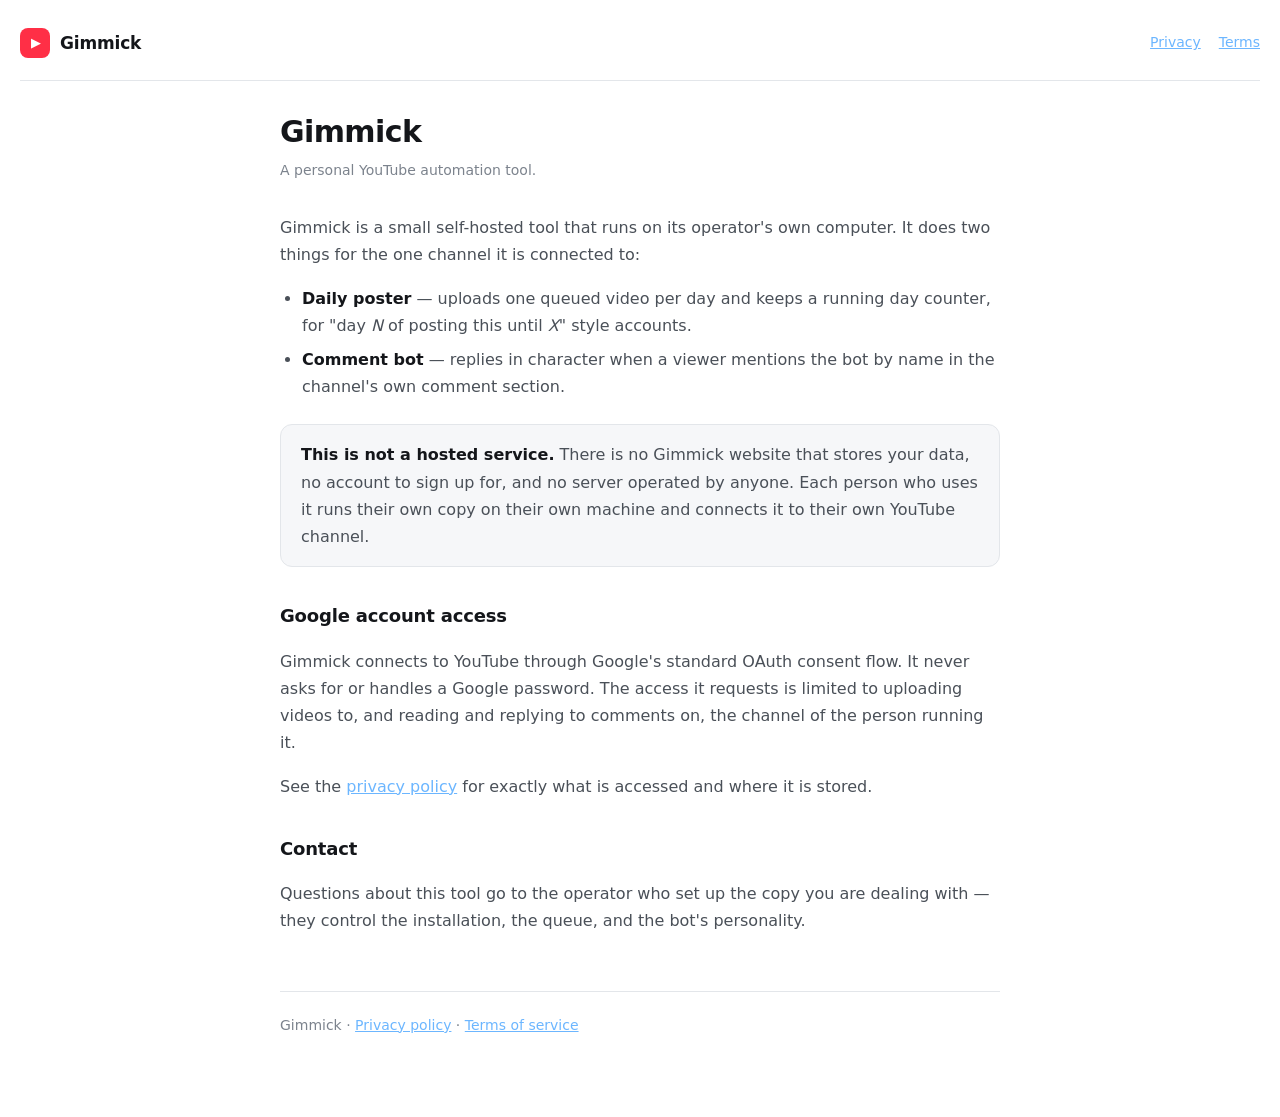
<file: index.html>
<!doctype html>
<html lang="en">
<head>
<meta charset="utf-8">
<meta name="viewport" content="width=device-width, initial-scale=1">
<title>Gimmick</title>
<link rel="stylesheet" href="style.css">
</head>
<body>

<header>
  <span class="mark">▶</span>
  <span class="name">Gimmick</span>
  <nav>
    <a href="privacy.html">Privacy</a>
    <a href="terms.html">Terms</a>
  </nav>
</header>

<main>
  <h1>Gimmick</h1>
  <p class="updated">A personal YouTube automation tool.</p>

  <p>
    Gimmick is a small self-hosted tool that runs on its operator's own computer. It does two things
    for the one channel it is connected to:
  </p>

  <ul>
    <li><strong>Daily poster</strong> — uploads one queued video per day and keeps a running day counter, for
      "day <em>N</em> of posting this until <em>X</em>" style accounts.</li>
    <li><strong>Comment bot</strong> — replies in character when a viewer mentions the bot by name in the
      channel's own comment section.</li>
  </ul>

  <div class="callout">
    <p>
      <strong>This is not a hosted service.</strong> There is no Gimmick website that stores your data, no
      account to sign up for, and no server operated by anyone. Each person who uses it runs their own copy
      on their own machine and connects it to their own YouTube channel.
    </p>
  </div>

  <h2>Google account access</h2>
  <p>
    Gimmick connects to YouTube through Google's standard OAuth consent flow. It never asks for or handles a
    Google password. The access it requests is limited to uploading videos to, and reading and replying to
    comments on, the channel of the person running it.
  </p>
  <p>
    See the <a href="privacy.html">privacy policy</a> for exactly what is accessed and where it is stored.
  </p>

  <h2>Contact</h2>
  <p>
    Questions about this tool go to the operator who set up the copy you are dealing with — they control the
    installation, the queue, and the bot's personality.
  </p>
</main>

<footer>
  Gimmick · <a href="privacy.html">Privacy policy</a> · <a href="terms.html">Terms of service</a>
</footer>

</body>
</html>
</file>
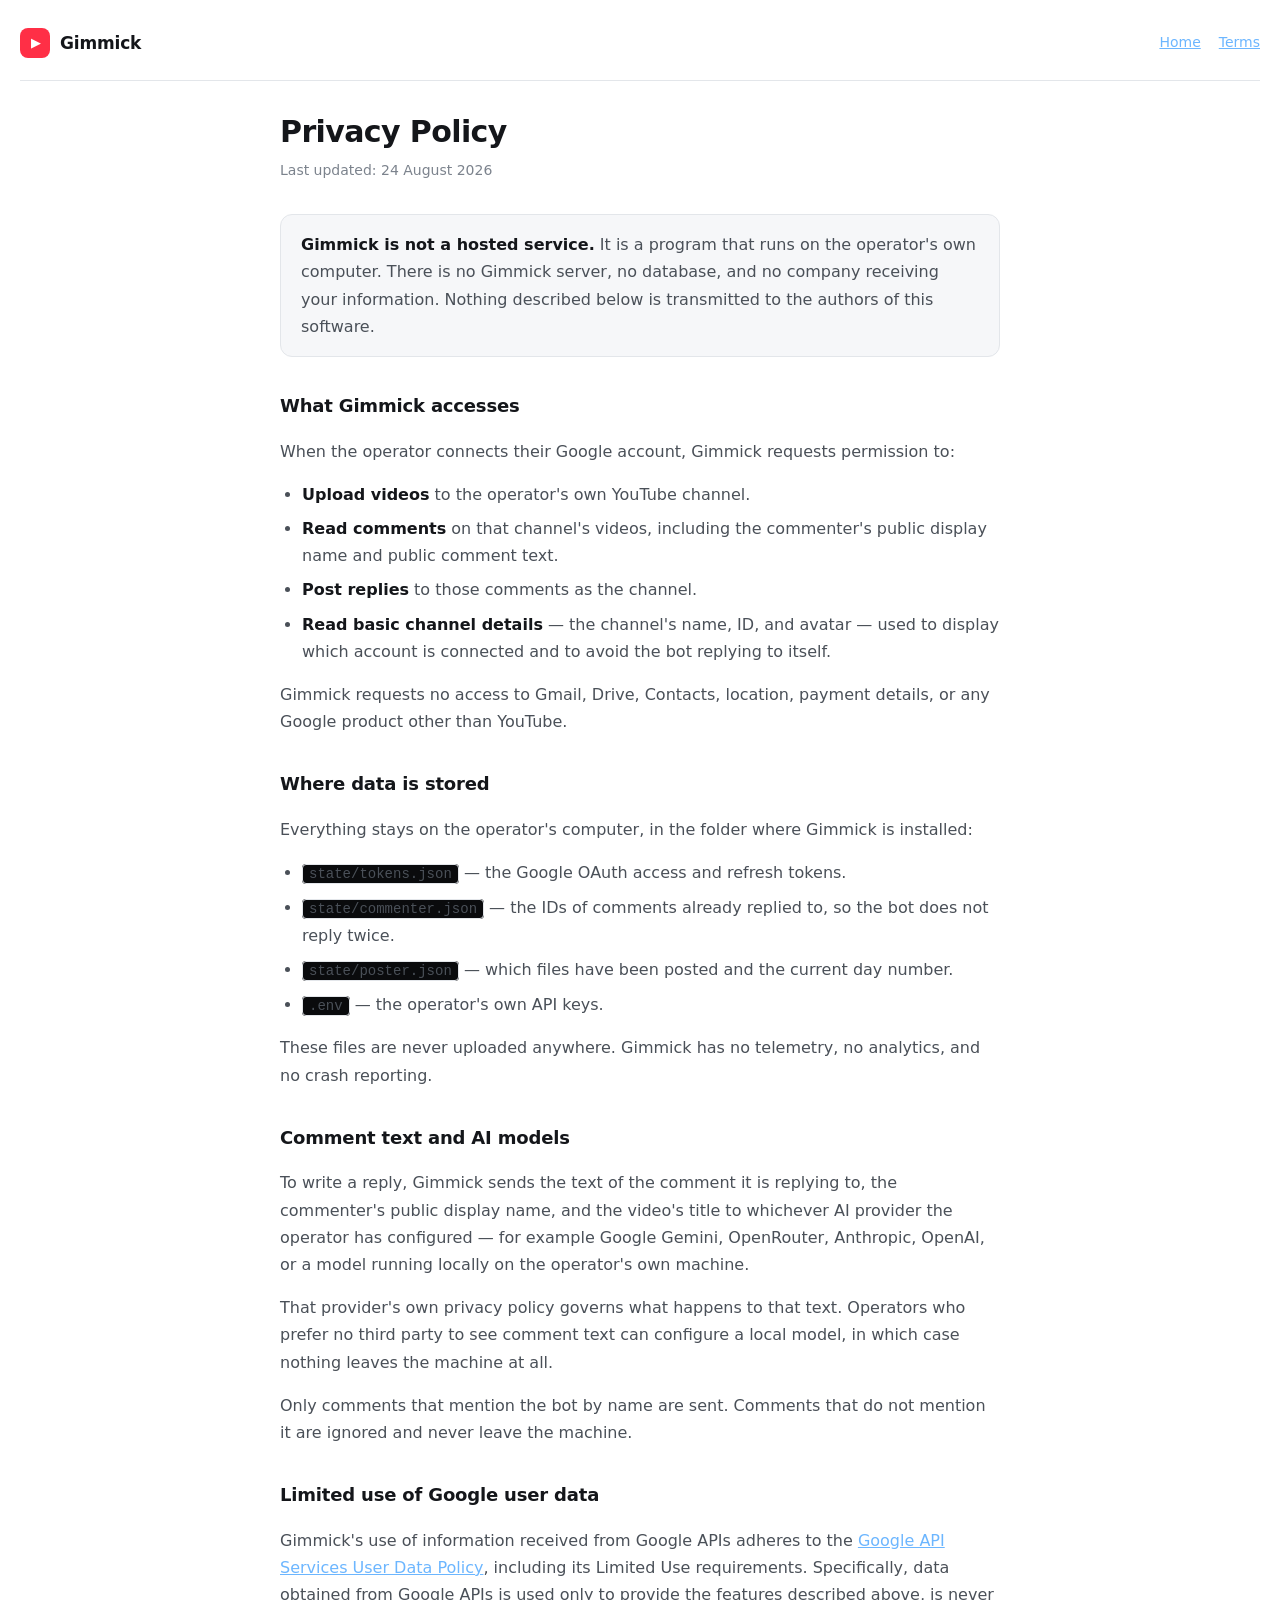
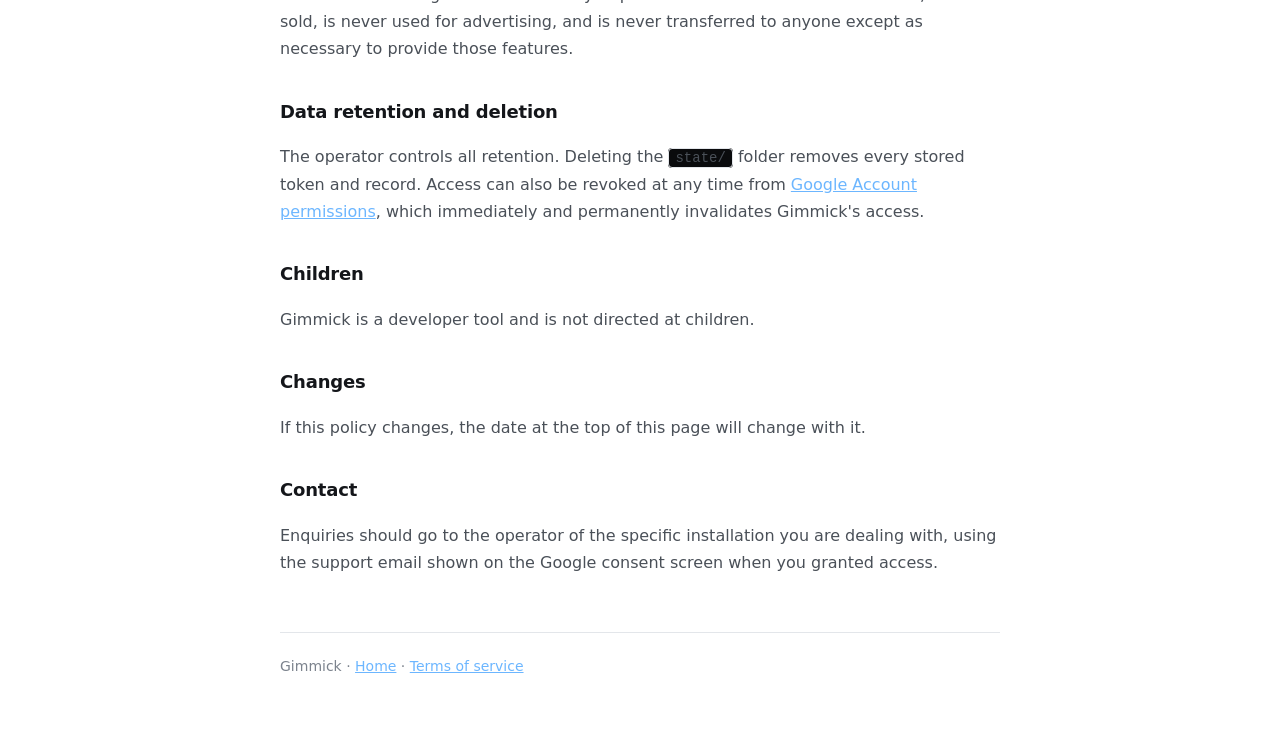
<file: privacy.html>
<!doctype html>
<html lang="en">
<head>
<meta charset="utf-8">
<meta name="viewport" content="width=device-width, initial-scale=1">
<title>Privacy Policy — Gimmick</title>
<link rel="stylesheet" href="style.css">
</head>
<body>

<header>
  <span class="mark">▶</span>
  <span class="name">Gimmick</span>
  <nav>
    <a href="index.html">Home</a>
    <a href="terms.html">Terms</a>
  </nav>
</header>

<main>
  <h1>Privacy Policy</h1>
  <p class="updated">Last updated: 24 August 2026</p>

  <div class="callout">
    <p>
      <strong>Gimmick is not a hosted service.</strong> It is a program that runs on the operator's own
      computer. There is no Gimmick server, no database, and no company receiving your information. Nothing
      described below is transmitted to the authors of this software.
    </p>
  </div>

  <h2>What Gimmick accesses</h2>
  <p>When the operator connects their Google account, Gimmick requests permission to:</p>
  <ul>
    <li><strong>Upload videos</strong> to the operator's own YouTube channel.</li>
    <li><strong>Read comments</strong> on that channel's videos, including the commenter's public display
      name and public comment text.</li>
    <li><strong>Post replies</strong> to those comments as the channel.</li>
    <li><strong>Read basic channel details</strong> — the channel's name, ID, and avatar — used to display
      which account is connected and to avoid the bot replying to itself.</li>
  </ul>
  <p>
    Gimmick requests no access to Gmail, Drive, Contacts, location, payment details, or any Google product
    other than YouTube.
  </p>

  <h2>Where data is stored</h2>
  <p>
    Everything stays on the operator's computer, in the folder where Gimmick is installed:
  </p>
  <ul>
    <li><code>state/tokens.json</code> — the Google OAuth access and refresh tokens.</li>
    <li><code>state/commenter.json</code> — the IDs of comments already replied to, so the bot does not reply
      twice.</li>
    <li><code>state/poster.json</code> — which files have been posted and the current day number.</li>
    <li><code>.env</code> — the operator's own API keys.</li>
  </ul>
  <p>
    These files are never uploaded anywhere. Gimmick has no telemetry, no analytics, and no crash reporting.
  </p>

  <h2>Comment text and AI models</h2>
  <p>
    To write a reply, Gimmick sends the text of the comment it is replying to, the commenter's public display
    name, and the video's title to whichever AI provider the operator has configured — for example Google
    Gemini, OpenRouter, Anthropic, OpenAI, or a model running locally on the operator's own machine.
  </p>
  <p>
    That provider's own privacy policy governs what happens to that text. Operators who prefer no third party
    to see comment text can configure a local model, in which case nothing leaves the machine at all.
  </p>
  <p>
    Only comments that mention the bot by name are sent. Comments that do not mention it are ignored and
    never leave the machine.
  </p>

  <h2>Limited use of Google user data</h2>
  <p>
    Gimmick's use of information received from Google APIs adheres to the
    <a href="https://developers.google.com/terms/api-services-user-data-policy" target="_blank" rel="noreferrer">Google
    API Services User Data Policy</a>, including its Limited Use requirements. Specifically, data obtained
    from Google APIs is used only to provide the features described above, is never sold, is never used for
    advertising, and is never transferred to anyone except as necessary to provide those features.
  </p>

  <h2>Data retention and deletion</h2>
  <p>
    The operator controls all retention. Deleting the <code>state/</code> folder removes every stored token
    and record. Access can also be revoked at any time from
    <a href="https://myaccount.google.com/permissions" target="_blank" rel="noreferrer">Google Account
    permissions</a>, which immediately and permanently invalidates Gimmick's access.
  </p>

  <h2>Children</h2>
  <p>
    Gimmick is a developer tool and is not directed at children.
  </p>

  <h2>Changes</h2>
  <p>
    If this policy changes, the date at the top of this page will change with it.
  </p>

  <h2>Contact</h2>
  <p>
    Enquiries should go to the operator of the specific installation you are dealing with, using the support
    email shown on the Google consent screen when you granted access.
  </p>
</main>

<footer>
  Gimmick · <a href="index.html">Home</a> · <a href="terms.html">Terms of service</a>
</footer>

</body>
</html>
</file>
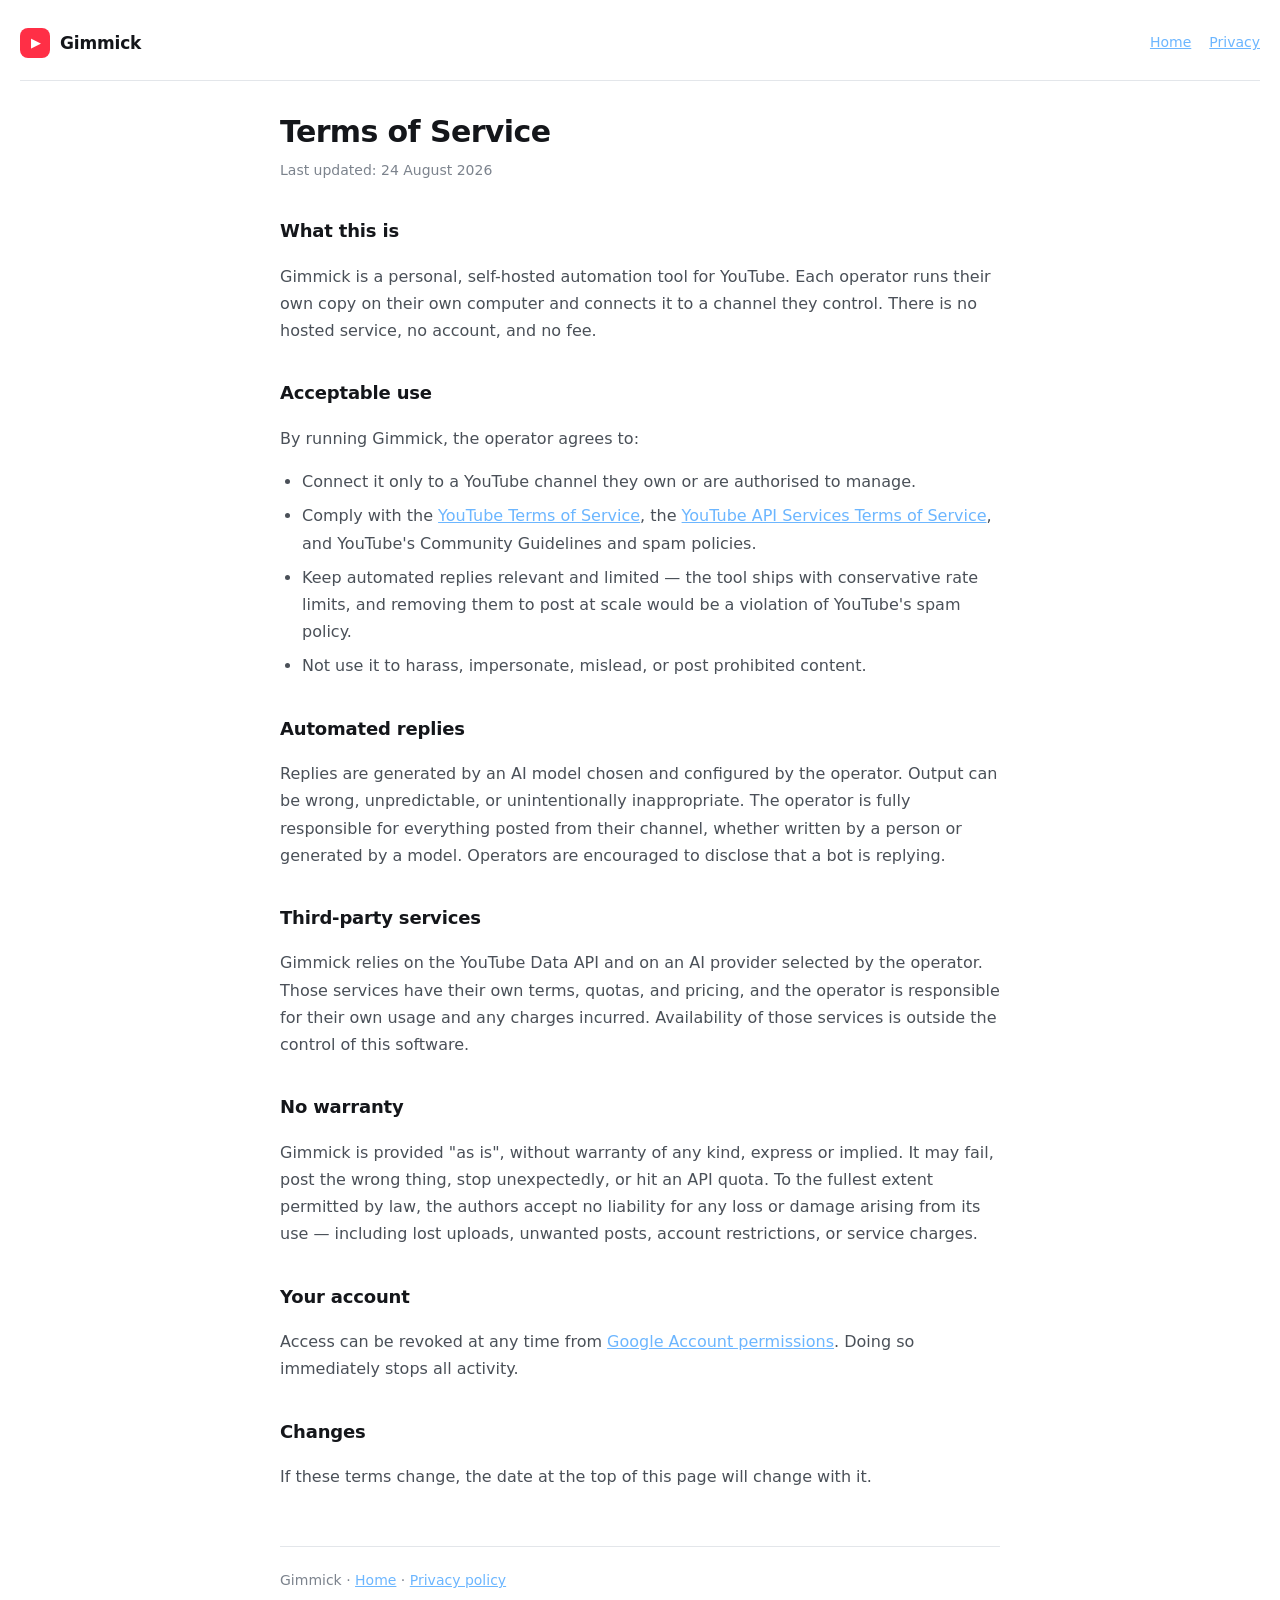
<file: terms.html>
<!doctype html>
<html lang="en">
<head>
<meta charset="utf-8">
<meta name="viewport" content="width=device-width, initial-scale=1">
<title>Terms of Service — Gimmick</title>
<link rel="stylesheet" href="style.css">
</head>
<body>

<header>
  <span class="mark">▶</span>
  <span class="name">Gimmick</span>
  <nav>
    <a href="index.html">Home</a>
    <a href="privacy.html">Privacy</a>
  </nav>
</header>

<main>
  <h1>Terms of Service</h1>
  <p class="updated">Last updated: 24 August 2026</p>

  <h2>What this is</h2>
  <p>
    Gimmick is a personal, self-hosted automation tool for YouTube. Each operator runs their own copy on
    their own computer and connects it to a channel they control. There is no hosted service, no account,
    and no fee.
  </p>

  <h2>Acceptable use</h2>
  <p>By running Gimmick, the operator agrees to:</p>
  <ul>
    <li>Connect it only to a YouTube channel they own or are authorised to manage.</li>
    <li>Comply with the
      <a href="https://www.youtube.com/t/terms" target="_blank" rel="noreferrer">YouTube Terms of Service</a>,
      the <a href="https://developers.google.com/youtube/terms/api-services-terms-of-service" target="_blank" rel="noreferrer">YouTube API Services Terms of Service</a>,
      and YouTube's Community Guidelines and spam policies.</li>
    <li>Keep automated replies relevant and limited — the tool ships with conservative rate limits, and
      removing them to post at scale would be a violation of YouTube's spam policy.</li>
    <li>Not use it to harass, impersonate, mislead, or post prohibited content.</li>
  </ul>

  <h2>Automated replies</h2>
  <p>
    Replies are generated by an AI model chosen and configured by the operator. Output can be wrong,
    unpredictable, or unintentionally inappropriate. The operator is fully responsible for everything posted
    from their channel, whether written by a person or generated by a model. Operators are encouraged to
    disclose that a bot is replying.
  </p>

  <h2>Third-party services</h2>
  <p>
    Gimmick relies on the YouTube Data API and on an AI provider selected by the operator. Those services
    have their own terms, quotas, and pricing, and the operator is responsible for their own usage and any
    charges incurred. Availability of those services is outside the control of this software.
  </p>

  <h2>No warranty</h2>
  <p>
    Gimmick is provided "as is", without warranty of any kind, express or implied. It may fail, post the
    wrong thing, stop unexpectedly, or hit an API quota. To the fullest extent permitted by law, the authors
    accept no liability for any loss or damage arising from its use — including lost uploads, unwanted
    posts, account restrictions, or service charges.
  </p>

  <h2>Your account</h2>
  <p>
    Access can be revoked at any time from
    <a href="https://myaccount.google.com/permissions" target="_blank" rel="noreferrer">Google Account
    permissions</a>. Doing so immediately stops all activity.
  </p>

  <h2>Changes</h2>
  <p>
    If these terms change, the date at the top of this page will change with it.
  </p>
</main>

<footer>
  Gimmick · <a href="index.html">Home</a> · <a href="privacy.html">Privacy policy</a>
</footer>

</body>
</html>
</file>
<file: style.css>
:root {
  --bg: #0d0e11;
  --card: #16181d;
  --line: #262a32;
  --text: #e8eaed;
  --dim: #9aa0aa;
  --faint: #676d78;
  --accent: #ff2f46;
}

* { box-sizing: border-box; }

body {
  margin: 0;
  padding: 0 20px 80px;
  background: var(--bg);
  color: var(--text);
  font: 16px/1.7 ui-sans-serif, system-ui, -apple-system, "Segoe UI", Roboto, sans-serif;
  -webkit-font-smoothing: antialiased;
}

main { max-width: 720px; margin: 0 auto; }

header {
  display: flex;
  align-items: center;
  gap: 10px;
  padding: 28px 0 22px;
  margin-bottom: 32px;
  border-bottom: 1px solid var(--line);
}
.mark {
  display: grid;
  place-items: center;
  width: 30px; height: 30px;
  border-radius: 8px;
  background: var(--accent);
  color: #fff;
  font-size: 13px;
  padding-left: 2px;
}
.name { font-weight: 650; font-size: 17px; letter-spacing: -.01em; }
header nav { margin-left: auto; display: flex; gap: 18px; font-size: 14px; }

h1 { font-size: 30px; line-height: 1.25; letter-spacing: -.02em; margin: 0 0 8px; }
h2 { font-size: 18px; margin: 34px 0 10px; letter-spacing: -.01em; }
.updated { color: var(--faint); font-size: 14px; margin: 0 0 32px; }

p, li { color: var(--dim); }
strong { color: var(--text); font-weight: 600; }
ul { padding-left: 22px; }
li { margin-bottom: 7px; }

a { color: #6cb6ff; }

.callout {
  background: var(--card);
  border: 1px solid var(--line);
  border-radius: 12px;
  padding: 16px 20px;
  margin: 24px 0;
}
.callout p:last-child { margin-bottom: 0; }
.callout p:first-child { margin-top: 0; }

code {
  background: #0a0b0d;
  border: 1px solid var(--line);
  border-radius: 4px;
  padding: 1px 6px;
  font-size: 14px;
  font-family: ui-monospace, "Cascadia Code", Menlo, Consolas, monospace;
}

footer {
  max-width: 720px;
  margin: 56px auto 0;
  padding-top: 22px;
  border-top: 1px solid var(--line);
  color: var(--faint);
  font-size: 14px;
}

@media (prefers-color-scheme: light) {
  :root { --bg: #fff; --card: #f6f7f9; --line: #e3e6ea; --text: #14161a; --dim: #4a5058; --faint: #7c838d; }
}
</file>
